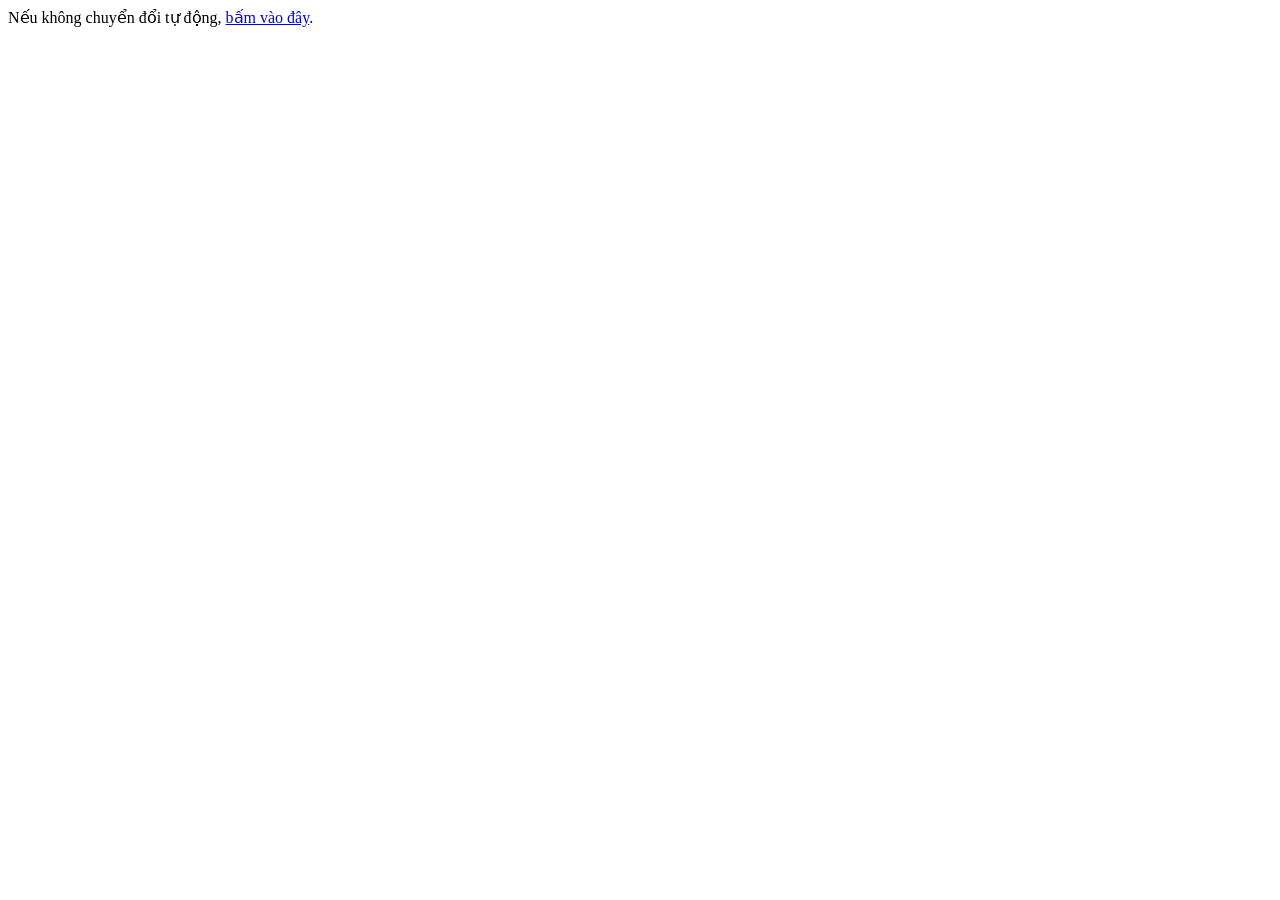
<file: admin.html>
<!DOCTYPE html>
<html lang="vi">
<head>
  <meta charset="UTF-8">
  <meta http-equiv="refresh" content="0;url=admin.php">
  <title>Đang chuyển hướng...</title>
</head>
<body>
  Nếu không chuyển đổi tự động, <a href="admin.php">bấm vào đây</a>.
</body>
</html>
</file>
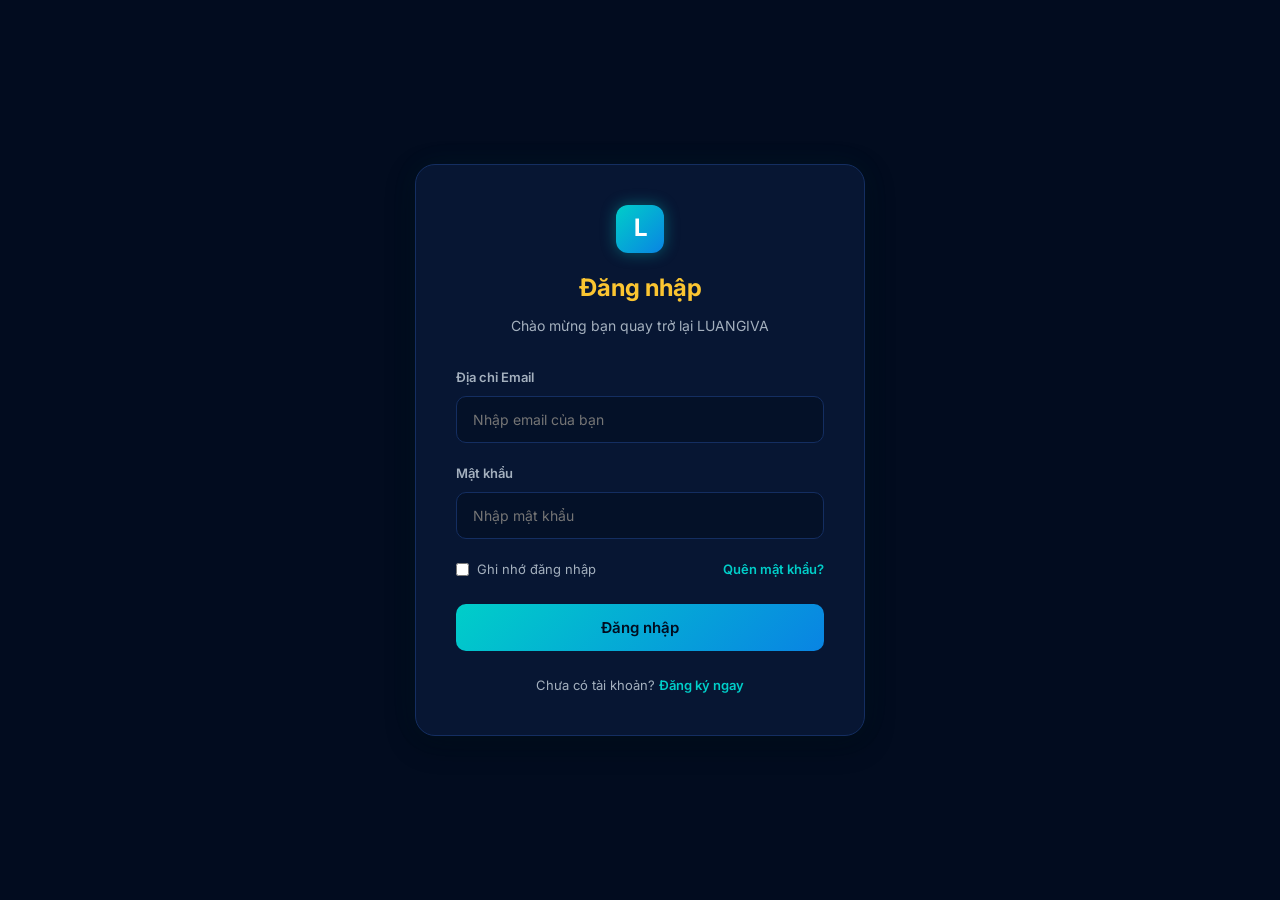
<file: login.html>
<!DOCTYPE html>
<html lang="vi">
<head>
    <meta charset="UTF-8">
    <meta name="viewport" content="width=device-width, initial-scale=1.0">
    <title>Đăng nhập - LUANGIVA</title>
    <!-- Modern Fonts -->
    <link rel="preconnect" href="https://fonts.googleapis.com">
    <link rel="preconnect" href="https://fonts.gstatic.com" crossorigin>
    <link href="https://fonts.googleapis.com/css2?family=Inter:wght@300;400;500;600;700&display=swap" rel="stylesheet">
    <!-- BoxIcons -->
    <link href="https://unpkg.com/boxicons@2.1.4/css/boxicons.min.css" rel="stylesheet">
    <link rel="stylesheet" href="style.css">
</head>
<body>
    <div class="auth-page">
        <div class="auth-card">
            <div class="auth-header">
                <div class="logo-icon" style="background: linear-gradient(135deg, #00cec9, #0984e3); color: white; border-radius: 12px; display: flex; align-items: center; justify-content: center; box-shadow: 0 0 15px rgba(0, 206, 201, 0.4);">L</div>
                <h1>Đăng nhập</h1>
                <p>Chào mừng bạn quay trở lại LUANGIVA</p>
            </div>

            <form class="auth-form" id="loginForm">
                <div class="form-group">
                    <label for="email">Địa chỉ Email</label>
                    <input type="email" id="email" placeholder="Nhập email của bạn" required>
                </div>
                
                <div class="form-group">
                    <label for="password">Mật khẩu</label>
                    <input type="password" id="password" placeholder="Nhập mật khẩu" required>
                </div>

                <div class="auth-actions">
                    <label style="display: flex; align-items: center; gap: 8px; margin: 0; font-weight: normal;">
                        <input type="checkbox" style="width: auto;"> Ghi nhớ đăng nhập
                    </label>
                    <a href="#" style="color: var(--accent-cyan); font-weight: 600;">Quên mật khẩu?</a>
                </div>

                <button type="submit" class="auth-btn">Đăng nhập</button>
            </form>

            <div class="auth-footer">
                Chưa có tài khoản? <a href="register.html">Đăng ký ngay</a>
            </div>
        </div>
    </div>
    <script src="script.js"></script>
</body>
</html>
</file>
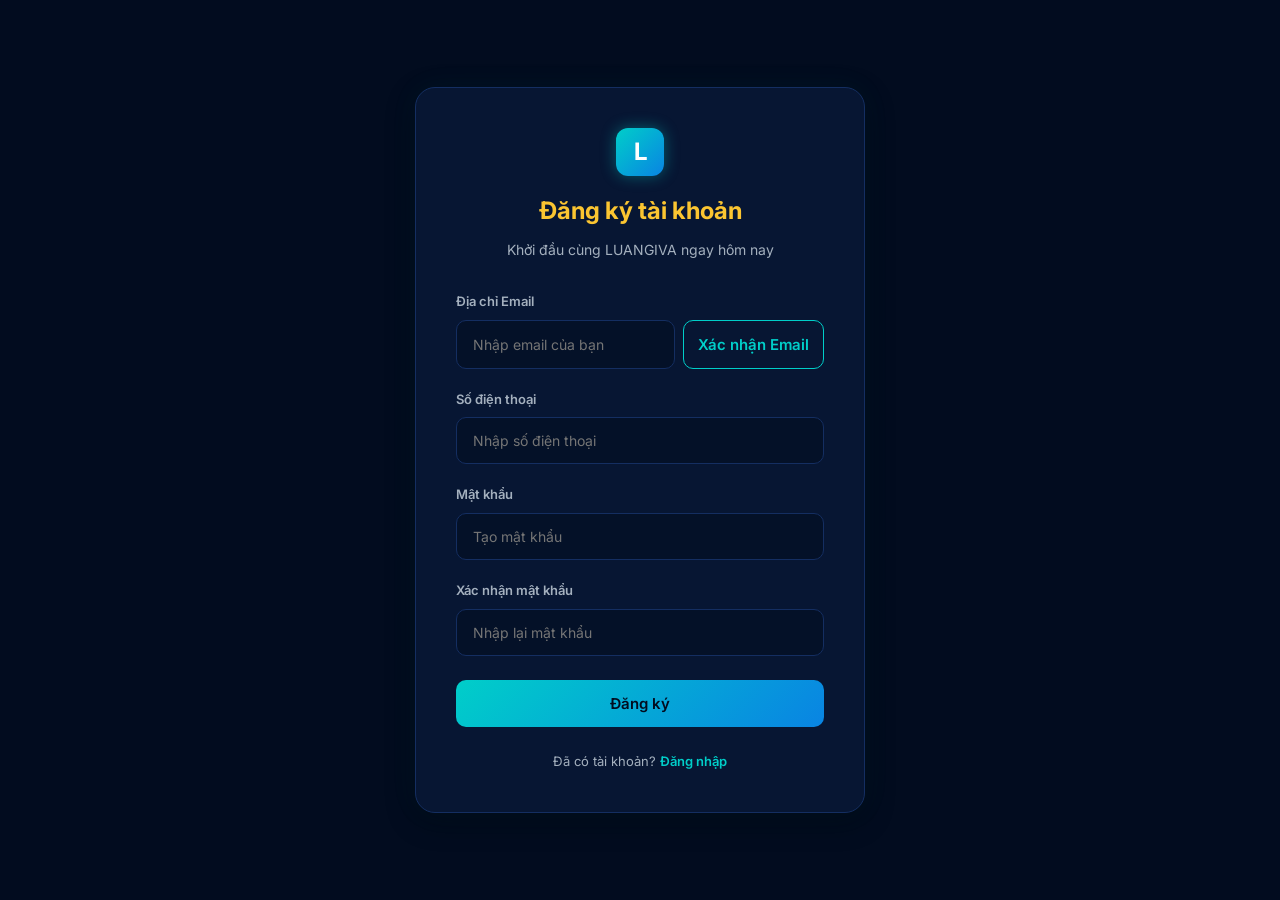
<file: register.html>
<!DOCTYPE html>
<html lang="vi">
<head>
    <meta charset="UTF-8">
    <meta name="viewport" content="width=device-width, initial-scale=1.0">
    <title>Đăng ký - LUANGIVA</title>
    <!-- Modern Fonts -->
    <link rel="preconnect" href="https://fonts.googleapis.com">
    <link rel="preconnect" href="https://fonts.gstatic.com" crossorigin>
    <link href="https://fonts.googleapis.com/css2?family=Inter:wght@300;400;500;600;700&display=swap" rel="stylesheet">
    <!-- BoxIcons -->
    <link href="https://unpkg.com/boxicons@2.1.4/css/boxicons.min.css" rel="stylesheet">
    <link rel="stylesheet" href="style.css">
</head>
<body>
    <div class="auth-page">
        <div class="auth-card">
            <div class="auth-header">
                <div class="logo-icon" style="background: linear-gradient(135deg, #00cec9, #0984e3); color: white; border-radius: 12px; display: flex; align-items: center; justify-content: center; box-shadow: 0 0 15px rgba(0, 206, 201, 0.4);">L</div>
                <h1>Đăng ký tài khoản</h1>
                <p>Khởi đầu cùng LUANGIVA ngay hôm nay</p>
            </div>

            <form class="auth-form" id="registerForm">
                <div class="form-group">
                    <label for="email">Địa chỉ Email</label>
                    <div style="display: flex; gap: 8px;">
                        <input type="email" id="email" placeholder="Nhập email của bạn" required style="flex: 1;">
                        <button type="button" class="auth-btn btn-outline" style="width: auto; padding: 14px; margin-top: 0; white-space: nowrap;">Xác nhận Email</button>
                    </div>
                </div>
                
                <div class="form-group">
                    <label for="phone">Số điện thoại</label>
                    <input type="tel" id="phone" placeholder="Nhập số điện thoại" required>
                </div>
                
                <div class="form-group">
                    <label for="password">Mật khẩu</label>
                    <input type="password" id="password" placeholder="Tạo mật khẩu" required>
                </div>

                <div class="form-group">
                    <label for="confirm-password">Xác nhận mật khẩu</label>
                    <input type="password" id="confirm-password" placeholder="Nhập lại mật khẩu" required>
                </div>

                <button type="submit" class="auth-btn" style="margin-top: 24px;">Đăng ký</button>
            </form>

            <div class="auth-footer">
                Đã có tài khoản? <a href="login.html">Đăng nhập</a>
            </div>
        </div>
    </div>
    <script src="script.js"></script>
</body>
</html>
</file>
<file: style.css>
/*========================================================================
   STYLE.CSS
   Theme: luangiva.com Dark Theme Aesthetic
   Built with Vanilla CSS using Variables, Flexbox, Grid
========================================================================*/

/*--------------------------------------------------------------
# CSS Variables
--------------------------------------------------------------*/
:root {
    /* Colors */
    --bg-dark: #020C1F;       /* Main Body Dark Blue */
    --bg-surface: #071633;    /* Sidebar/Cards */
    --bg-surface-light: #0C214A; /* Hover effect */
    --border-color: #142E61;

    /* Accents */
    --accent-red: #ff4757;
    --accent-cyan: #00cec9;
    --accent-purple: #a55eea;
    --accent-orange: #ff7f50;
    --accent-yellow: #fcd53f;

    /* Text */
    --text-primary: #fbc531; /* Bright Yellow */
    --text-secondary: #a4b0be;

    /* Fonts */
    --font-main: 'Inter', sans-serif;

    /* Transitions & Shadows */
    --transition: all 0.3s ease;
    --shadow-soft: 0 8px 30px rgba(0, 0, 0, 0.3);
    --shadow-glow: 0 0 15px rgba(0, 206, 201, 0.4);

    /* Layout */
    --sidebar-width: 250px;
    --topbar-height: 70px;
}

/*--------------------------------------------------------------
# Reset & Base
--------------------------------------------------------------*/
* {
    margin: 0;
    padding: 0;
    box-sizing: border-box;
}

body {
    background-color: var(--bg-dark);
    color: var(--text-primary);
    font-family: var(--font-main);
    line-height: 1.6;
    overflow-x: hidden;
    font-size: 15px;
}

a {
    text-decoration: none;
    color: inherit;
}

button {
    border: none;
    background: none;
    cursor: pointer;
    font-family: var(--font-main);
}

/*--------------------------------------------------------------
# Application Layout
--------------------------------------------------------------*/
.app-container {
    display: flex;
    min-height: 100vh;
}

/*==============================================================
  SIDEBAR
==============================================================*/
.sidebar {
    width: var(--sidebar-width);
    background-color: var(--bg-surface);
    border-right: 1px solid var(--border-color);
    display: flex;
    flex-direction: column;
    position: fixed;
    top: 0;
    left: 0;
    height: 100vh;
    z-index: 100;
    transition: transform 0.3s ease;
}

.sidebar-header {
    height: var(--topbar-height);
    display: flex;
    align-items: center;
    padding: 0 24px;
    border-bottom: 1px solid var(--border-color);
    justify-content: space-between;
}

.logo {
    display: flex;
    align-items: center;
    gap: 12px;
}

.logo-icon {
    width: 32px;
    height: 32px;
    background: linear-gradient(135deg, #00cec9, #0984e3);
    border-radius: 8px;
    display: flex;
    align-items: center;
    justify-content: center;
    font-weight: 700;
    font-size: 18px;
    box-shadow: 0 0 10px rgba(0, 206, 201, 0.3);
}

.logo h2 {
    font-size: 16px;
    font-weight: 600;
    letter-spacing: 0.5px;
}

.close-btn {
    display: none; /* Mobile only */
    color: var(--text-secondary);
    font-size: 24px;
}

.sidebar-menu {
    flex: 1;
    overflow-y: auto;
    padding: 24px 16px;
    display: flex;
    flex-direction: column;
    gap: 6px;
}

/* Custom Scrollbar for Sidebar */
.sidebar-menu::-webkit-scrollbar {
    width: 6px;
}
.sidebar-menu::-webkit-scrollbar-thumb {
    background-color: var(--border-color);
    border-radius: 10px;
}

.menu-label {
    text-transform: uppercase;
    font-size: 11px;
    letter-spacing: 1px;
    color: var(--text-secondary);
    margin: 16px 0 8px 8px;
    font-weight: 600;
}

.mt-4 {
    margin-top: 24px;
}

.menu-item {
    display: flex;
    align-items: center;
    gap: 12px;
    padding: 10px 14px;
    border-radius: 8px;
    color: var(--text-secondary);
    transition: var(--transition);
    position: relative;
    font-weight: 500;
}

.menu-item i {
    font-size: 20px;
}

.menu-item:hover, .menu-item.active {
    background-color: var(--bg-surface-light);
    color: var(--text-primary);
}

.menu-item.active {
    background-color: rgba(0, 206, 201, 0.1);
    border-left: 3px solid var(--accent-cyan);
}

/* Badges */
.badge {
    font-size: 10px;
    font-weight: 700;
    padding: 2px 6px;
    border-radius: 12px;
    margin-left: auto;
}
.badge.hot { background-color: var(--accent-red); color: white; }
.badge.live { background-color: var(--accent-purple); color: white; }
.badge.sale { background-color: #341f97; color: white; }
.badge.count { background-color: var(--accent-orange); color: white; }
.badge.new { background-color: #5f27cd; color: white; }

/*==============================================================
  MAIN WORKSPACE
==============================================================*/
.main-wrapper {
    flex: 1;
    margin-left: var(--sidebar-width);
    display: flex;
    flex-direction: column;
    min-height: 100vh;
    background: radial-gradient(circle at top center, rgba(2, 12, 31, 0.4) 0%, rgba(2, 12, 31, 1) 100%);
}

/*--------------------------------------------------------------
# Topbar
--------------------------------------------------------------*/
.topbar {
    height: var(--topbar-height);
    background-color: rgba(7, 22, 51, 0.8);
    backdrop-filter: blur(12px);
    -webkit-backdrop-filter: blur(12px);
    border-bottom: 1px solid var(--border-color);
    display: flex;
    align-items: center;
    justify-content: space-between;
    padding: 0 32px;
    position: sticky;
    top: 0;
    z-index: 90;
}

.topbar-left {
    display: flex;
    align-items: center;
    gap: 24px;
}

.menu-btn {
    display: none;
    color: var(--text-primary);
    font-size: 26px;
}

.topbar-nav {
    display: flex;
    gap: 12px;
}

.topbar-nav a {
    color: var(--text-secondary);
    font-weight: 500;
    font-size: 14px;
    padding: 8px 16px;
    border-radius: 8px;
    transition: var(--transition);
    position: relative;
    background-color: transparent;
}

.topbar-nav a:hover, .topbar-nav a.active {
    color: var(--bg-dark); /* Chữ tối màu trên nền sáng */
    background-color: var(--accent-cyan); /* Background xanh neon */
    box-shadow: 0 4px 15px rgba(0, 206, 201, 0.4);
    font-weight: 600;
}

.topbar-right {
    display: flex;
    gap: 16px;
}

/* Buttons */
.btn {
    display: flex;
    align-items: center;
    gap: 8px;
    padding: 8px 16px;
    border-radius: 8px;
    font-size: 13px;
    font-weight: 600;
    transition: transform 0.2s, box-shadow 0.2s;
}

.btn:hover {
    transform: translateY(-2px);
}

.btn-cyan {
    background-color: var(--accent-cyan);
    color: var(--bg-dark);
}
.btn-cyan:hover { box-shadow: 0 4px 15px rgba(0, 206, 201, 0.4); }

.btn-red {
    background-color: #d63031;
    color: white;
}
.btn-red:hover { box-shadow: 0 4px 15px rgba(214, 48, 49, 0.4); }

.btn-purple {
    background: linear-gradient(135deg, #a55eea, #5f27cd);
    color: white;
}
.btn-purple:hover { box-shadow: 0 4px 15px rgba(165, 94, 234, 0.4); }

.btn-badge {
    background: rgba(255,255,255,0.2);
    padding: 2px 6px;
    border-radius: 4px;
    font-size: 9px;
    margin-left: 4px;
}
.btn-badge.orange {
    background-color: var(--accent-orange);
    color: white;
}

/*--------------------------------------------------------------
# Content Area
--------------------------------------------------------------*/
.content {
    padding: 32px;
    flex: 1;
}

.section-header {
    display: flex;
    align-items: center;
    margin-bottom: 24px;
}

.section-header h2 {
    display: flex;
    align-items: center;
    gap: 12px;
    font-size: 22px;
}

.section-header h2 i {
    color: var(--accent-orange);
}

.badge.hot-large {
    background-color: var(--accent-orange);
    color: white;
    font-size: 11px;
    padding: 3px 8px;
}

.view-all-btn {
    margin-left: auto;
    background-color: rgba(255, 255, 255, 0.05);
    padding: 6px 16px;
    border-radius: 20px;
    font-size: 13px;
    border: 1px solid rgba(255, 255, 255, 0.1);
    transition: var(--transition);
}

.view-all-btn:hover {
    background-color: rgba(255, 255, 255, 0.1);
}

/* Product Grid */
.product-grid {
    display: grid;
    grid-template-columns: repeat(auto-fill, minmax(300px, 1fr));
    gap: 24px;
}

/* Product Card */
.product-card {
    background-color: var(--bg-surface);
    border-radius: 16px;
    overflow: hidden;
    border: 1px solid var(--border-color);
    transition: all 0.4s cubic-bezier(0.175, 0.885, 0.32, 1.275);
    display: flex;
    flex-direction: column;
}

.product-card:hover {
    transform: translateY(-8px);
    box-shadow: var(--shadow-soft), 0 0 20px rgba(0, 206, 201, 0.1);
    border-color: rgba(0, 206, 201, 0.3);
}

.card-image {
    height: 180px;
    background-size: cover;
    background-position: center;
    position: relative;
    padding: 16px;
}

/* Dark overlay on image */
.card-image::before {
    content: '';
    position: absolute;
    inset: 0;
    background: linear-gradient(to bottom, rgba(0,0,0,0.1), rgba(10, 14, 23, 0.9));
}

.card-badges {
    position: absolute;
    top: 16px;
    left: 16px;
    display: flex;
    flex-wrap: wrap;
    gap: 8px;
    z-index: 2;
}

.card-badges .badge {
    display: flex;
    align-items: center;
    gap: 4px;
    font-size: 11px;
    padding: 4px 8px;
    background: rgba(0, 0, 0, 0.6);
    backdrop-filter: blur(4px);
    border: 1px solid rgba(255, 255, 255, 0.1);
}

.badge.premium { color: #00cec9; }
.badge.chatbot { color: #a4b0be; }
.badge.new-orange { background: var(--accent-orange); color: white; border: none; }

.btn-bookmark {
    position: absolute;
    bottom: -20px;
    right: 16px;
    width: 40px;
    height: 40px;
    background: rgba(18, 24, 38, 0.8);
    backdrop-filter: blur(10px);
    border: 1px solid var(--border-color);
    border-radius: 50%;
    color: var(--text-secondary);
    font-size: 20px;
    display: flex;
    align-items: center;
    justify-content: center;
    z-index: 2;
    transition: var(--transition);
}

.product-card:hover .btn-bookmark {
    bottom: 16px; /* slide up on hover */
}

.btn-bookmark:hover {
    color: white;
    background: var(--accent-cyan);
    border-color: var(--accent-cyan);
}

.card-body {
    padding: 24px 20px;
    flex: 1;
    display: flex;
    flex-direction: column;
}

.card-body h3 {
    font-size: 16px;
    line-height: 1.4;
    margin-bottom: 8px;
    display: -webkit-box;
    -webkit-line-clamp: 2;
    line-clamp: 2;
    -webkit-box-orient: vertical;
    overflow: hidden;
}

.card-body p {
    color: var(--text-secondary);
    font-size: 13px;
    margin-bottom: 20px;
    display: -webkit-box;
    -webkit-line-clamp: 2;
    line-clamp: 2;
    -webkit-box-orient: vertical;
    overflow: hidden;
}

.card-footer {
    margin-top: auto;
    display: flex;
    justify-content: space-between;
    align-items: flex-end;
}

.sales {
    color: var(--text-secondary);
    font-size: 12px;
}

.price {
    display: flex;
    flex-direction: column;
    align-items: flex-end;
}

.old-price {
    text-decoration: line-through;
    color: var(--text-secondary);
    font-size: 12px;
}

.new-price {
    color: var(--accent-cyan);
    font-weight: 700;
    font-size: 18px;
}

/*--------------------------------------------------------------
# Footer
--------------------------------------------------------------*/
.main-footer {
    padding: 24px 32px;
    border-top: 1px solid var(--border-color);
    text-align: center;
}

.footer-content p {
    color: var(--text-secondary);
    font-size: 13px;
}

/*--------------------------------------------------------------
# Floating Support CTA
--------------------------------------------------------------*/
.floating-support {
    position: fixed;
    bottom: 30px;
    right: 30px;
    cursor: pointer;
    z-index: 100;
    animation: bounce 2s infinite;
}

.support-avatar img {
    width: 60px;
    height: 60px;
    border-radius: 50%;
    border: 3px solid rgba(0, 206, 201, 0.5);
    box-shadow: 0 0 20px rgba(0, 0, 0, 0.5);
}

.badge-new-floating {
    position: absolute;
    top: -5px;
    right: -5px;
    background-color: var(--accent-red);
    color: white;
    font-size: 10px;
    font-weight: 700;
    padding: 2px 6px;
    border-radius: 10px;
    z-index: 2;
}

@keyframes bounce {
    0%, 100% { transform: translateY(0); }
    50% { transform: translateY(-10px); }
}

/*--------------------------------------------------------------
# Responsive Design
--------------------------------------------------------------*/
@media (max-width: 1024px) {
    .product-grid {
        grid-template-columns: repeat(auto-fill, minmax(280px, 1fr));
    }
    
    .topbar-nav {
        display: none; /* Hide main nav on tablet, can move to sidebar */
    }
}

@media (max-width: 768px) {
    .sidebar {
        transform: translateX(-100%);
    }

    .sidebar.active {
        transform: translateX(0);
        box-shadow: 0 0 50px rgba(0,0,0,0.8);
    }

    .main-wrapper {
        margin-left: 0;
    }

    .menu-btn, .close-btn {
        display: block;
    }

    .topbar {
        padding: 0 16px;
    }

    .topbar-right {
        display: none; /* Simplify topbar for mobile */
    }

    .content {
        padding: 16px;
    }
    
    .product-grid {
        grid-template-columns: 1fr; /* 1 column on mobile */
    }
}

/*--------------------------------------------------------------
# Authentication Pages
--------------------------------------------------------------*/
.auth-page {
    display: flex;
    justify-content: center;
    align-items: center;
    min-height: 100vh;
    background: radial-gradient(circle at center, rgba(2, 12, 31, 0.4) 0%, rgba(2, 12, 31, 1) 100%);
    padding: 20px;
}

.auth-card {
    background-color: var(--bg-surface);
    border-radius: 20px;
    width: 100%;
    max-width: 450px;
    padding: 40px;
    border: 1px solid var(--border-color);
    box-shadow: var(--shadow-soft), 0 0 30px rgba(0, 206, 201, 0.05);
}

.auth-header {
    text-align: center;
    margin-bottom: 30px;
}

.auth-header .logo-icon {
    width: 48px;
    height: 48px;
    font-size: 24px;
    margin: 0 auto 16px auto;
}

.auth-header h1 {
    font-size: 24px;
    color: var(--text-primary);
    margin-bottom: 8px;
}

.auth-header p {
    color: var(--text-secondary);
    font-size: 14px;
}

.auth-form .form-group {
    margin-bottom: 20px;
}

.auth-form label {
    display: block;
    margin-bottom: 8px;
    font-size: 13px;
    font-weight: 600;
    color: var(--text-secondary);
}

.auth-form input {
    width: 100%;
    padding: 14px 16px;
    border-radius: 10px;
    border: 1px solid var(--border-color);
    background-color: rgba(2, 12, 31, 0.5);
    color: var(--text-primary);
    font-family: var(--font-main);
    font-size: 14px;
    transition: var(--transition);
}

.auth-form input:focus {
    outline: none;
    border-color: var(--accent-cyan);
    box-shadow: 0 0 0 3px rgba(0, 206, 201, 0.1);
}

.auth-actions {
    display: flex;
    justify-content: space-between;
    align-items: center;
    margin-bottom: 24px;
    font-size: 13px;
}

.auth-btn {
    width: 100%;
    padding: 14px;
    border-radius: 10px;
    font-size: 15px;
    font-weight: 600;
    text-align: center;
    display: block;
    cursor: pointer;
    background: linear-gradient(135deg, var(--accent-cyan), #0984e3);
    color: var(--bg-dark);
    transition: var(--transition);
    border: none;
}

.auth-btn:hover {
    box-shadow: 0 5px 20px rgba(0, 206, 201, 0.4);
    transform: translateY(-2px);
}

.auth-btn.btn-outline {
    background: transparent;
    border: 1px solid var(--accent-cyan);
    color: var(--accent-cyan);
    margin-top: 12px;
}

.auth-btn.btn-outline:hover {
    background: rgba(0, 206, 201, 0.1);
    box-shadow: none;
}

.auth-footer {
    text-align: center;
    margin-top: 24px;
    font-size: 13px;
    color: var(--text-secondary);
}

.auth-footer a {
    color: var(--accent-cyan);
    font-weight: 600;
}

/*==============================================================
  ADMIN DASHBOARD STYLES
==============================================================*/
.admin-icon {
    background: linear-gradient(135deg, #ff4757, #ff9a9e);
}

.btn-outline-cyan {
    border: 1px solid var(--accent-cyan);
    color: var(--accent-cyan);
    background: transparent;
}
.btn-outline-cyan:hover {
    background: rgba(0, 206, 201, 0.1);
}

.admin-title {
    font-size: 16px;
    font-weight: 600;
    color: var(--text-primary);
    letter-spacing: 0.5px;
}

.admin-panel {
    display: none;
    animation: fadeIn 0.4s ease;
}

.admin-panel.active {
    display: block;
}

@keyframes fadeIn {
    from { opacity: 0; transform: translateY(10px); }
    to { opacity: 1; transform: translateY(0); }
}

.table-wrapper {
    background-color: var(--bg-surface);
    border-radius: 16px;
    border: 1px solid var(--border-color);
    overflow-x: auto;
    margin-bottom: 24px;
}

.admin-table {
    width: 100%;
    border-collapse: collapse;
    color: var(--text-secondary);
    font-size: 14px;
}

.admin-table th, .admin-table td {
    padding: 16px;
    text-align: left;
    border-bottom: 1px solid var(--border-color);
}

.admin-table th {
    background-color: rgba(12, 33, 74, 0.8);
    font-weight: 600;
    color: var(--text-primary);
    white-space: nowrap;
}

.admin-table tr {
    transition: var(--transition);
}

.admin-table tr:hover td {
    background-color: rgba(0, 206, 201, 0.05);
}

.admin-table .status {
    padding: 4px 10px;
    border-radius: 12px;
    font-size: 11px;
    font-weight: bold;
    display: inline-block;
}

.status.active { background: rgba(0, 206, 201, 0.2); color: var(--accent-cyan); }
.status.inactive { background: rgba(255, 71, 87, 0.2); color: var(--accent-red); }

.action-btns {
    display: flex;
    gap: 8px;
}

.btn-icon {
    width: 32px;
    height: 32px;
    border-radius: 8px;
    display: flex;
    align-items: center;
    justify-content: center;
    font-size: 16px;
    color: white;
    transition: var(--transition);
    border: none;
}

.btn-icon.edit { background-color: rgba(165, 94, 234, 0.2); color: var(--accent-purple); }
.btn-icon.edit:hover { background-color: var(--accent-purple); color: white; }
.btn-icon.delete { background-color: rgba(255, 71, 87, 0.2); color: var(--accent-red); }
.btn-icon.delete:hover { background-color: var(--accent-red); color: white; }

.admin-header-actions {
    display: flex;
    justify-content: space-between;
    align-items: center;
    margin-bottom: 20px;
    flex-wrap: wrap;
    gap: 16px;
}

.admin-header-actions h2 {
    display: flex;
    align-items: center;
    gap: 10px;
    font-size: 20px;
    color: var(--text-primary);
}

.admin-header-actions h2 i {
    color: var(--accent-cyan);
}

/* Admin Dashboard Cards */
.admin-dashboard-cards {
    display: grid;
    grid-template-columns: repeat(auto-fill, minmax(220px, 1fr));
    gap: 24px;
    margin-bottom: 32px;
}

.stat-card {
    background-color: var(--bg-surface);
    border: 1px solid var(--border-color);
    border-radius: 16px;
    padding: 24px;
    display: flex;
    align-items: center;
    gap: 16px;
    transition: var(--transition);
}

.stat-card:hover {
    transform: translateY(-5px);
    border-color: rgba(0, 206, 201, 0.3);
    box-shadow: 0 10px 20px rgba(0, 0, 0, 0.2);
}

.stat-icon {
    width: 50px;
    height: 50px;
    border-radius: 12px;
    display: flex;
    align-items: center;
    justify-content: center;
    font-size: 24px;
    color: white;
}

.stat-info h3 {
    font-size: 24px;
    color: var(--text-primary);
    margin-bottom: 4px;
}

.stat-info p {
    font-size: 13px;
    color: var(--text-secondary);
}

/* Admin Forms */
.admin-form-group {
    margin-bottom: 20px;
}

.admin-form-group label {
    display: block;
    margin-bottom: 8px;
    color: var(--text-secondary);
    font-size: 13px;
    font-weight: 600;
}

.admin-form-group input, 
.admin-form-group select, 
.admin-form-group textarea {
    width: 100%;
    padding: 14px 16px;
    border-radius: 10px;
    border: 1px solid var(--border-color);
    background-color: rgba(2, 12, 31, 0.5);
    color: var(--text-primary);
    font-family: var(--font-main);
    font-size: 14px;
    transition: var(--transition);
}

.admin-form-group select {
    appearance: none;
    background-image: url("data:image/svg+xml;charset=US-ASCII,%3Csvg%20xmlns%3D%22http%3A%2F%2Fwww.w3.org%2F2000%2Fsvg%22%20width%3D%22292.4%22%20height%3D%22292.4%22%3E%3Cpath%20fill%3D%22%23a4b0be%22%20d%3D%22M287%2069.4a17.6%2017.6%200%200%200-13-5.4H18.4c-5%200-9.3%201.8-12.9%205.4A17.6%2017.6%200%200%200%200%2082.2c0%205%201.8%209.3%205.4%2012.9l128%20127.9c3.6%203.6%207.8%205.4%2012.8%205.4s9.2-1.8%2012.8-5.4L287%2095c3.5-3.5%205.4-7.8%205.4-12.8%200-5-1.9-9.2-5.5-12.8z%22%2F%3E%3C%2Fsvg%3E");
    background-repeat: no-repeat;
    background-position: right 16px center;
    background-size: 12px;
}

.admin-form-group input:focus, 
.admin-form-group select:focus, 
.admin-form-group textarea:focus {
    outline: none;
    border-color: var(--accent-cyan);
    box-shadow: 0 0 0 3px rgba(0, 206, 201, 0.1);
}

/* Modals */
.admin-modal {
    display: none;
    position: fixed;
    top: 0; left: 0; width: 100%; height: 100%;
    background: rgba(0,0,0,0.7);
    backdrop-filter: blur(5px);
    z-index: 1000;
    align-items: center;
    justify-content: center;
}

.admin-modal.show { 
    display: flex; 
}

.modal-content {
    background: var(--bg-surface);
    border: 1px solid var(--border-color);
    border-radius: 16px;
    width: 90%;
    max-width: 500px;
    max-height: 90vh;
    overflow-y: auto;
    padding: 32px;
    box-shadow: var(--shadow-soft), 0 0 30px rgba(0, 206, 201, 0.1);
    animation: slideUp 0.3s ease;
}

@keyframes slideUp {
    from { opacity: 0; transform: translateY(20px); }
    to { opacity: 1; transform: translateY(0); }
}

.modal-header {
    display: flex;
    justify-content: space-between;
    align-items: center;
    margin-bottom: 24px;
}

.modal-header h2 {
    font-size: 18px;
    color: var(--text-primary);
}

.modal-header .close-btn {
    color: var(--text-secondary);
    transition: var(--transition);
}

.modal-header .close-btn:hover {
    color: var(--accent-red);
}

/* Post Detail Modal (Index page) */
.post-detail-modal {
    display: none;
    position: fixed;
    inset: 0;
    background: rgba(0, 0, 0, 0.7);
    align-items: center;
    justify-content: center;
    z-index: 10000;
    padding: 20px;
}

.post-detail-modal.show {
    display: flex;
}

.post-detail-content {
    background: var(--bg-surface);
    border: 1px solid var(--border-color);
    border-radius: 12px;
    width: min(100%, 900px);
    max-height: 90vh;
    overflow-y: auto;
    padding: 24px;
}

.post-detail-header {
    display: flex;
    justify-content: space-between;
    align-items: center;
    margin-bottom: 16px;
}

.post-detail-header h2 {
    margin: 0;
    font-size: 22px;
    color: var(--text-primary);
}

.post-detail-meta {
    display: flex;
    gap: 12px;
    color: var(--text-secondary);
    margin-bottom: 16px;
    font-size: 13px;
}

.post-detail-meta span {
    display: inline-flex;
    align-items: center;
    gap: 6px;
}

.post-detail-body {
    color: var(--text-secondary);
    line-height: 1.7;
    white-space: pre-line;
}

.post-detail-header .close-btn,
.admin-modal .close-btn {
    display: inline-flex !important;
    align-items: center;
    justify-content: center;
    background: none;
    border: none;
    color: var(--text-secondary);
    font-size: 24px;
    padding: 4px;
    cursor: pointer;
}

.post-detail-header .close-btn:hover,
.admin-modal .close-btn:hover {
    color: var(--accent-red);
}

#postDetailClose {
    background: none;
    border: none;
    color: var(--text-secondary);
    font-size: 24px;
    padding: 4px;
    cursor: pointer;
}

#postDetailClose:hover {
    color: var(--accent-red);
}

/* ========== POSTS SECTION ========== */

.posts-section {
    margin-top: 48px;
}

.posts-grid {
    display: grid;
    grid-template-columns: repeat(auto-fill, minmax(350px, 1fr));
    gap: 24px;
    margin-top: 24px;
}

.post-item {
    background-color: var(--bg-surface);
    border: 1px solid var(--border-color);
    border-radius: 12px;
    overflow: hidden;
    transition: all 0.3s ease;
    display: flex;
    flex-direction: column;
}

.post-item:hover {
    transform: translateY(-4px);
    border-color: var(--accent-cyan);
    box-shadow: 0 0 15px rgba(0, 206, 201, 0.2);
}

.post-header {
    padding: 20px;
    border-bottom: 1px solid var(--border-color);
}

.post-category {
    display: inline-block;
    font-size: 11px;
    padding: 4px 8px;
    background-color: var(--accent-cyan);
    color: var(--bg-dark);
    border-radius: 4px;
    margin-bottom: 8px;
    font-weight: 500;
}

.post-title {
    font-size: 18px;
    font-weight: 600;
    color: var(--text-primary);
    margin: 0;
    line-height: 1.4;
    word-break: break-word;
}

.post-content {
    padding: 20px;
    color: var(--text-secondary);
    font-size: 14px;
    line-height: 1.6;
    flex: 1;
    max-height: 100px;
    overflow: hidden;
    text-overflow: ellipsis;
}

.post-footer {
    padding: 16px 20px;
    border-top: 1px solid var(--border-color);
    display: flex;
    justify-content: space-between;
    align-items: center;
    font-size: 12px;
    color: var(--text-secondary);
}

.post-date {
    display: flex;
    align-items: center;
    gap: 6px;
}

.post-views {
    display: flex;
    align-items: center;
    gap: 6px;
}

/* Responsive for posts */
@media (max-width: 768px) {
    .posts-grid {
        grid-template-columns: 1fr;
    }
}
</file>
